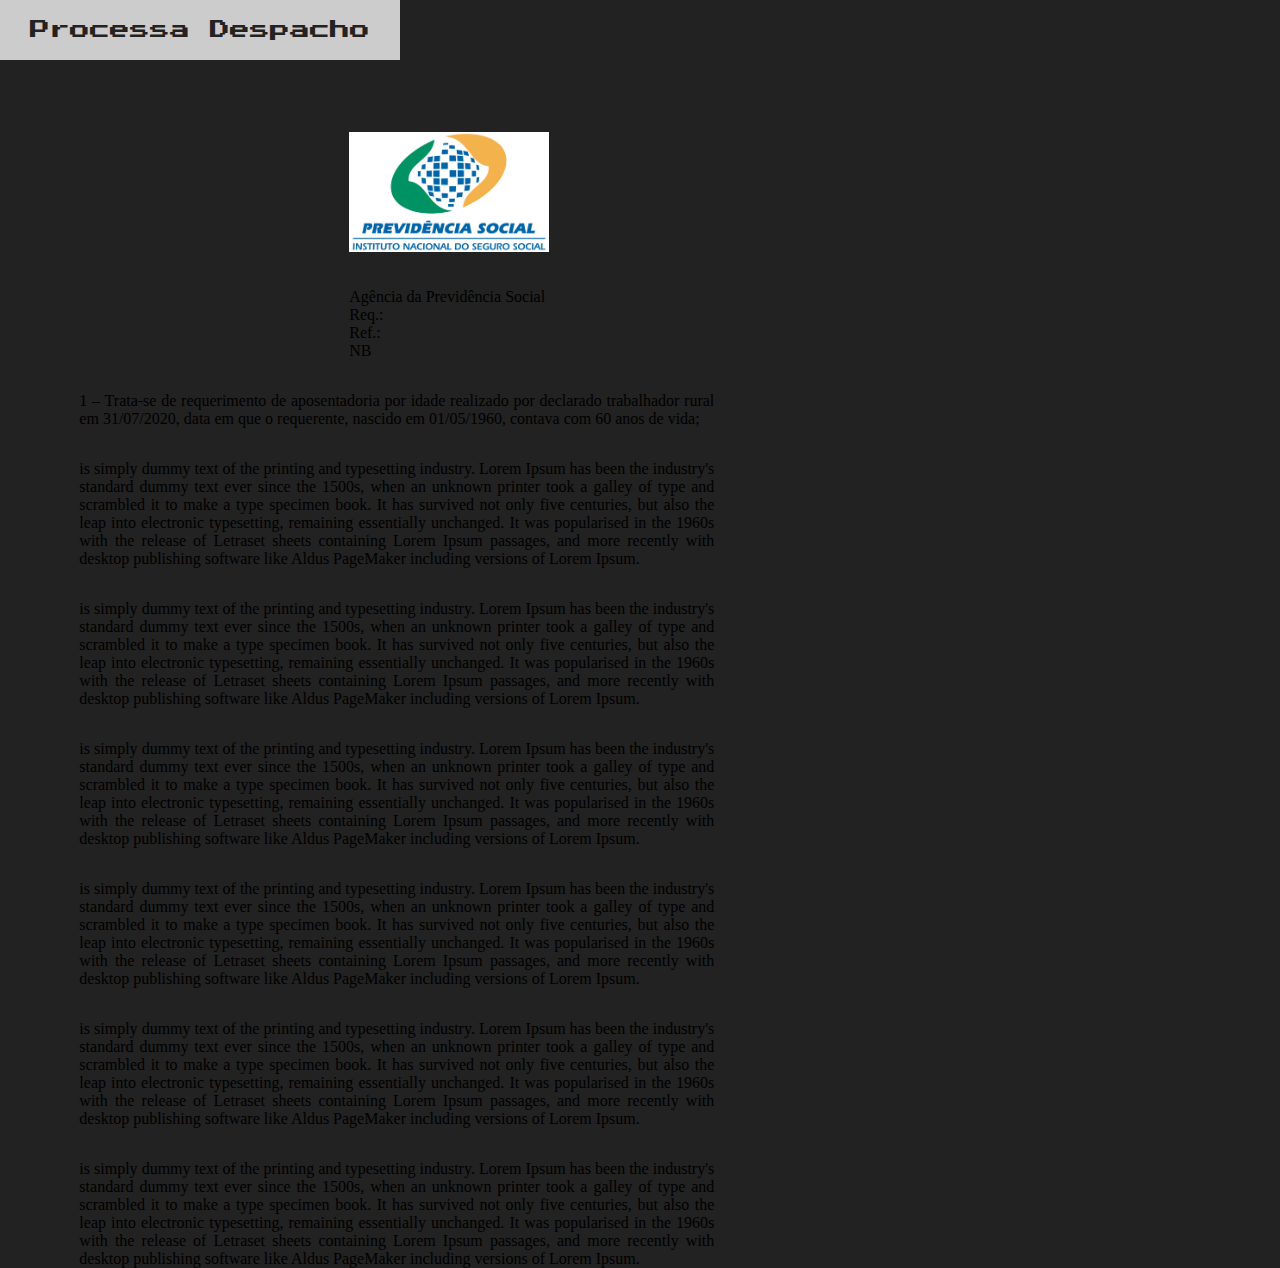
<file: despacho.html>
<!DOCTYPE html>
<html lang="pt-br">

<head>
    <meta charset="UTF-8">
    <meta http-equiv="X-UA-Compatible" content="IE=edge">
    <meta name="viewport" content="width=device-width, initial-scale=1.0">
    <link rel="stylesheet" href="style.css" />
    <title>Despacho Sugerido</title>
</head>

<body style="width: 210mm;">
    <button class="btn btn_processa_despacho">Processa Despacho</button>
    <p class="cabecalho_despacho" style="padding-top: 5%;"><img src="logo_previdencia.png"
            alt="logo da Previdência Social" width="200px;" height="120px;"></p>

    <p id="cabecalho" class="cabecalho_despacho"> Agência da Previdência Social<br>

        Req.: <span id="nome_cabecalho"></span><br>
        Ref.: <span class="servico"></span><br>
        NB <span id="nb_cabecalho"></span>
    </p>

    <p id="paragrafoDeApresentacao" class="paragrafo_despacho"> 1 – Trata-se de requerimento de aposentadoria por idade
        realizado por declarado trabalhador rural em 31/07/2020, data em que o requerente, nascido em 01/05/1960,
        contava com 60 anos de vida;
    </p>

    <p id="paragrafoDeAutodeclaracao" class="paragrafo_despacho"> is simply dummy text of the printing and typesetting
        industry. Lorem Ipsum has
        been the industry's standard dummy text ever since the 1500s, when an unknown printer took a galley of type and
        scrambled it to make a type specimen book. It has survived not only five centuries, but also the leap into
        electronic typesetting, remaining essentially unchanged. It was popularised in the 1960s with the release of
        Letraset sheets containing Lorem Ipsum passages, and more recently with desktop publishing software like Aldus
        PageMaker including versions of Lorem Ipsum.</p>

    <p id="paragrafoDeCNIS" class="paragrafo_despacho"> is simply dummy text of the printing and typesetting industry.
        Lorem Ipsum has been the
        industry's standard dummy text ever since the 1500s, when an unknown printer took a galley of type and scrambled
        it to make a type specimen book. It has survived not only five centuries, but also the leap into electronic
        typesetting, remaining essentially unchanged. It was popularised in the 1960s with the release of Letraset
        sheets containing Lorem Ipsum passages, and more recently with desktop publishing software like Aldus PageMaker
        including versions of Lorem Ipsum.</p>

    <p id="paragrafoDeImpedimentos" class="paragrafo_despacho"> is simply dummy text of the printing and typesetting
        industry. Lorem Ipsum has been
        the industry's standard dummy text ever since the 1500s, when an unknown printer took a galley of type and
        scrambled it to make a type specimen book. It has survived not only five centuries, but also the leap into
        electronic typesetting, remaining essentially unchanged. It was popularised in the 1960s with the release of
        Letraset sheets containing Lorem Ipsum passages, and more recently with desktop publishing software like Aldus
        PageMaker including versions of Lorem Ipsum.</p>

    <p id="paragrafoDeProvas" class="paragrafo_despacho"> is simply dummy text of the printing and typesetting industry.
        Lorem Ipsum has been the
        industry's standard dummy text ever since the 1500s, when an unknown printer took a galley of type and scrambled
        it to make a type specimen book. It has survived not only five centuries, but also the leap into electronic
        typesetting, remaining essentially unchanged. It was popularised in the 1960s with the release of Letraset
        sheets containing Lorem Ipsum passages, and more recently with desktop publishing software like Aldus PageMaker
        including versions of Lorem Ipsum.</p>

    <p id="paragrafosDeAnalisePeranteANorma" class="paragrafo_despacho"> is simply dummy text of the printing and
        typesetting industry. Lorem Ipsum
        has been the industry's standard dummy text ever since the 1500s, when an unknown printer took a galley of type
        and scrambled it to make a type specimen book. It has survived not only five centuries, but also the leap into
        electronic typesetting, remaining essentially unchanged. It was popularised in the 1960s with the release of
        Letraset sheets containing Lorem Ipsum passages, and more recently with desktop publishing software like Aldus
        PageMaker including versions of Lorem Ipsum.</p>

    <p id="paragrafoDeConclusao" class="paragrafo_despacho"> is simply dummy text of the printing and typesetting
        industry. Lorem Ipsum has been
        the industry's standard dummy text ever since the 1500s, when an unknown printer took a galley of type and
        scrambled it to make a type specimen book. It has survived not only five centuries, but also the leap into
        electronic typesetting, remaining essentially unchanged. It was popularised in the 1960s with the release of
        Letraset sheets containing Lorem Ipsum passages, and more recently with desktop publishing software like Aldus
        PageMaker including versions of Lorem Ipsum.</p>



    <!--  <script src="script.js"></script> -->
    <script src="despacho.js"></script>
    <script src="variaveis.js"></script>
</body>

</html>
</file>
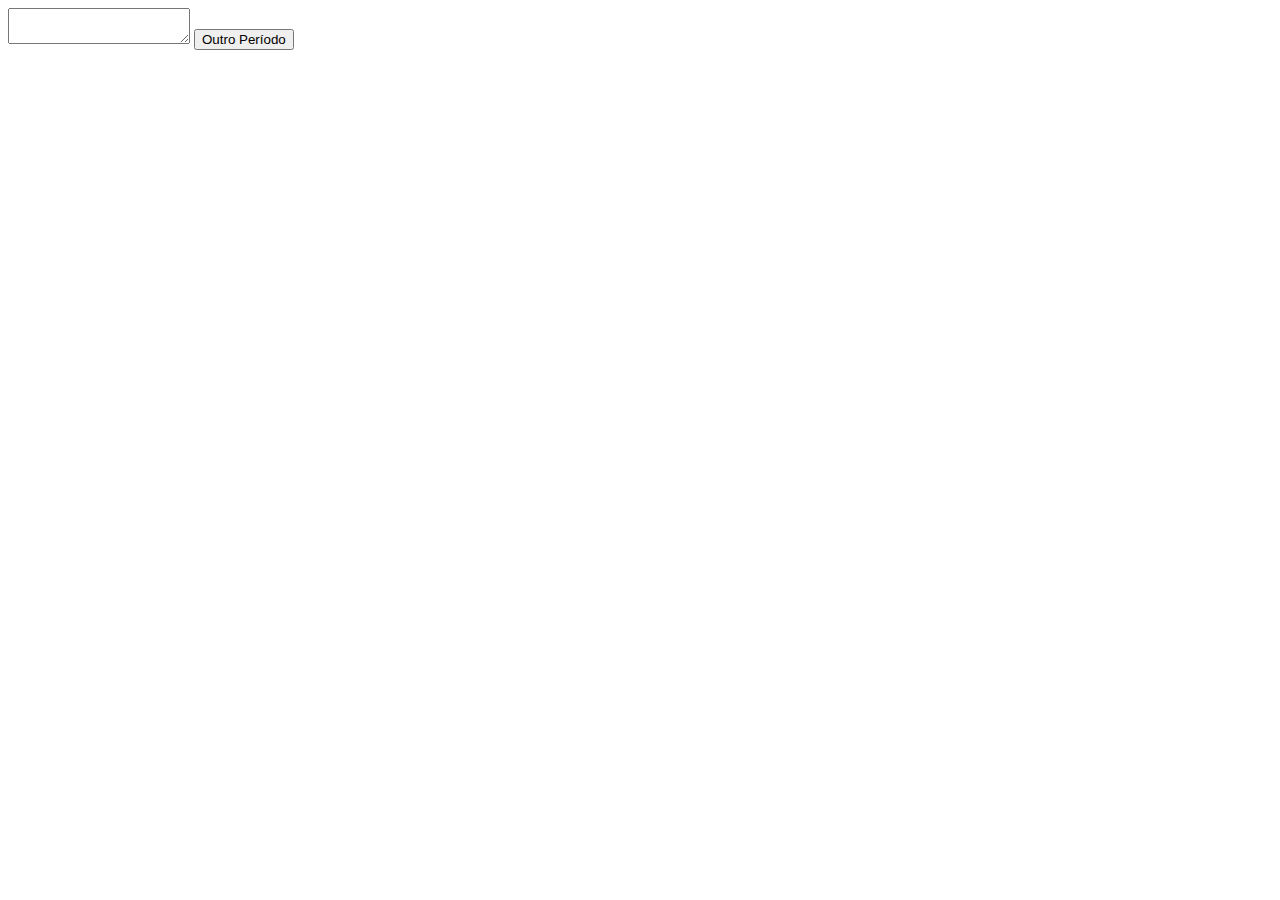
<file: getGet.html>
<!DOCTYPE html>
<html lang="en">

<head>
    <meta charset="UTF-8">
    <meta http-equiv="X-UA-Compatible" content="IE=edge">
    <meta name="viewport" content="width=device-width, initial-scale=1.0">
    <title>Get GET</title>
</head>

<body>
    <textarea id="txtarea"></textarea>

    <button class="btn pastBtn">Outro Período</button>
    <p id="protocolo"></p>
    <p id="servico"></p>
    <p id="der"></p>
    <p id="nome"></p>
    <p id="cpf"></p>
    <p id="data_nascimento"></p>
    <p id="nome_mae"></p>




    <script src="getGet.js"></script>
</body>


</html>
</file>
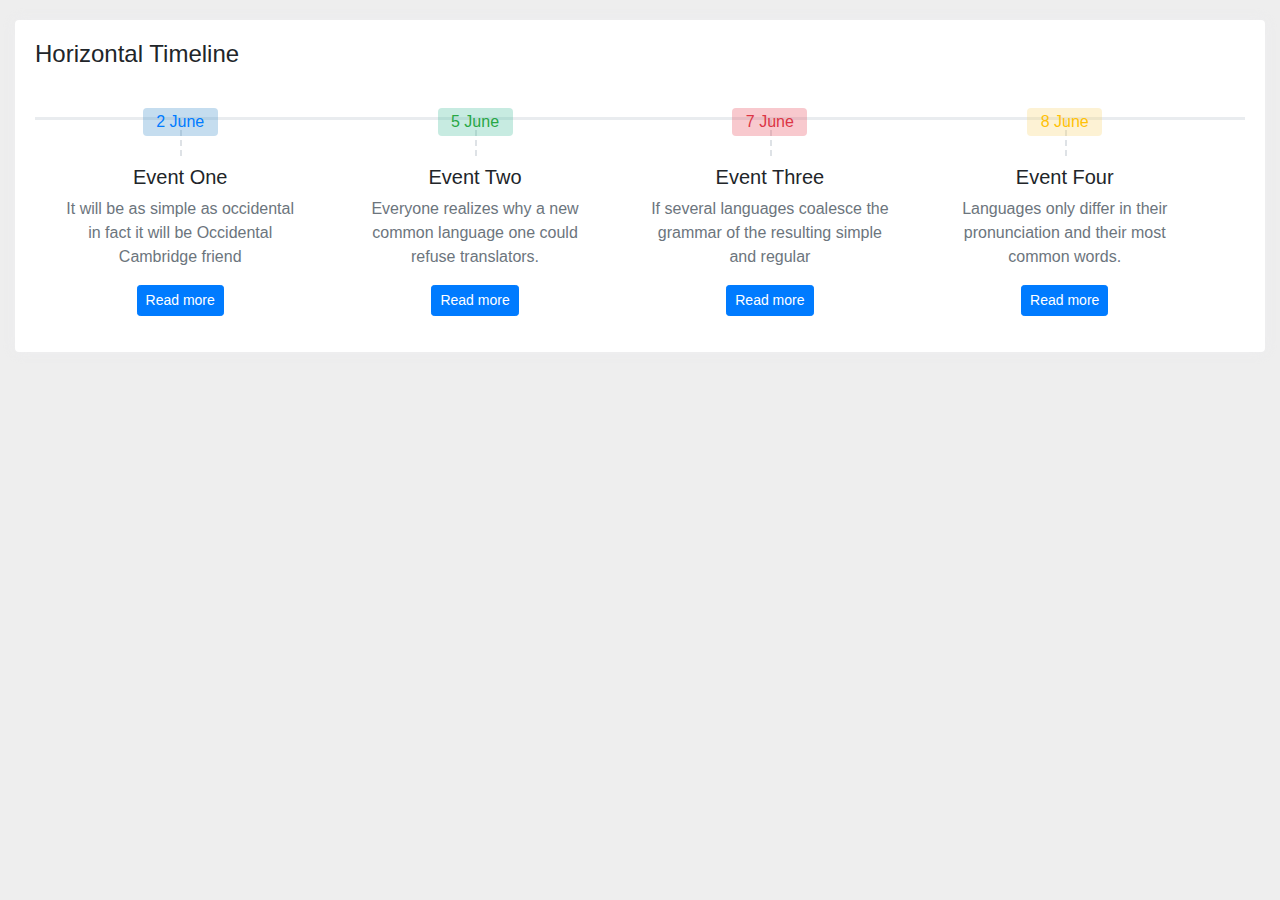
<file: grafico.html>
<!DOCTYPE html>
<html lang="en">

<head>
    <meta charset="utf-8">
    <!--  This file has been downloaded from bootdey.com @bootdey on twitter -->
    <!--  All snippets are MIT license http://bootdey.com/license -->
    <title>simple horizontal timeline - Bootdey.com</title>
    <meta name="viewport" content="width=device-width, initial-scale=1">
    <script src="https://code.jquery.com/jquery-1.10.2.min.js"></script>
    <link href="https://cdn.jsdelivr.net/npm/bootstrap@4.4.1/dist/css/bootstrap.min.css" rel="stylesheet">
    <script src="https://cdn.jsdelivr.net/npm/bootstrap@4.4.1/dist/js/bootstrap.bundle.min.js"></script>
</head>

<body>
    <div class="container-fluid">
        <div class="row">
            <div class="col-lg-12">
                <div class="card">
                    <div class="card-body">
                        <h4 class="card-title mb-5">Horizontal Timeline</h4>

                        <div class="hori-timeline" dir="ltr">
                            <ul class="list-inline events">
                                <li class="list-inline-item event-list">
                                    <div class="px-4">
                                        <div class="event-date bg-soft-primary text-primary">2 June</div>
                                        <h5 class="font-size-16">Event One</h5>
                                        <p class="text-muted">It will be as simple as occidental in fact it will be
                                            Occidental Cambridge friend</p>
                                        <div>
                                            <a href="#" class="btn btn-primary btn-sm">Read more</a>
                                        </div>
                                    </div>
                                </li>
                                <li class="list-inline-item event-list">
                                    <div class="px-4">
                                        <div class="event-date bg-soft-success text-success">5 June</div>
                                        <h5 class="font-size-16">Event Two</h5>
                                        <p class="text-muted">Everyone realizes why a new common language one could
                                            refuse translators.</p>
                                        <div>
                                            <a href="#" class="btn btn-primary btn-sm">Read more</a>
                                        </div>
                                    </div>
                                </li>
                                <li class="list-inline-item event-list">
                                    <div class="px-4">
                                        <div class="event-date bg-soft-danger text-danger">7 June</div>
                                        <h5 class="font-size-16">Event Three</h5>
                                        <p class="text-muted">If several languages coalesce the grammar of the resulting
                                            simple and regular</p>
                                        <div>
                                            <a href="#" class="btn btn-primary btn-sm">Read more</a>
                                        </div>
                                    </div>
                                </li>
                                <li class="list-inline-item event-list">
                                    <div class="px-4">
                                        <div class="event-date bg-soft-warning text-warning">8 June</div>
                                        <h5 class="font-size-16">Event Four</h5>
                                        <p class="text-muted">Languages only differ in their pronunciation and their
                                            most common words.</p>
                                        <div>
                                            <a href="#" class="btn btn-primary btn-sm">Read more</a>
                                        </div>
                                    </div>
                                </li>
                            </ul>
                        </div>
                    </div>
                </div>
                <!-- end card -->
            </div>
        </div>


        <style type="text/css">
            body {
                background: #eee;
                margin-top: 20px;
            }

            .hori-timeline .events {
                border-top: 3px solid #e9ecef;
            }

            .hori-timeline .events .event-list {
                display: block;
                position: relative;
                text-align: center;
                padding-top: 70px;
                margin-right: 0;
            }

            .hori-timeline .events .event-list:before {
                content: "";
                position: absolute;
                height: 36px;
                border-right: 2px dashed #dee2e6;
                top: 0;
            }

            .hori-timeline .events .event-list .event-date {
                position: absolute;
                top: 38px;
                left: 0;
                right: 0;
                width: 75px;
                margin: 0 auto;
                border-radius: 4px;
                padding: 2px 4px;
            }

            @media (min-width: 1140px) {
                .hori-timeline .events .event-list {
                    display: inline-block;
                    width: 24%;
                    padding-top: 45px;
                }

                .hori-timeline .events .event-list .event-date {
                    top: -12px;
                }
            }

            .bg-soft-primary {
                background-color: rgba(64, 144, 203, .3) !important;
            }

            .bg-soft-success {
                background-color: rgba(71, 189, 154, .3) !important;
            }

            .bg-soft-danger {
                background-color: rgba(231, 76, 94, .3) !important;
            }

            .bg-soft-warning {
                background-color: rgba(249, 213, 112, .3) !important;
            }

            .card {
                border: none;
                margin-bottom: 24px;
                -webkit-box-shadow: 0 0 13px 0 rgba(236, 236, 241, .44);
                box-shadow: 0 0 13px 0 rgba(236, 236, 241, .44);
            }
        </style>

        <script type="text/javascript">

        </script>
</body>

</html>
</file>
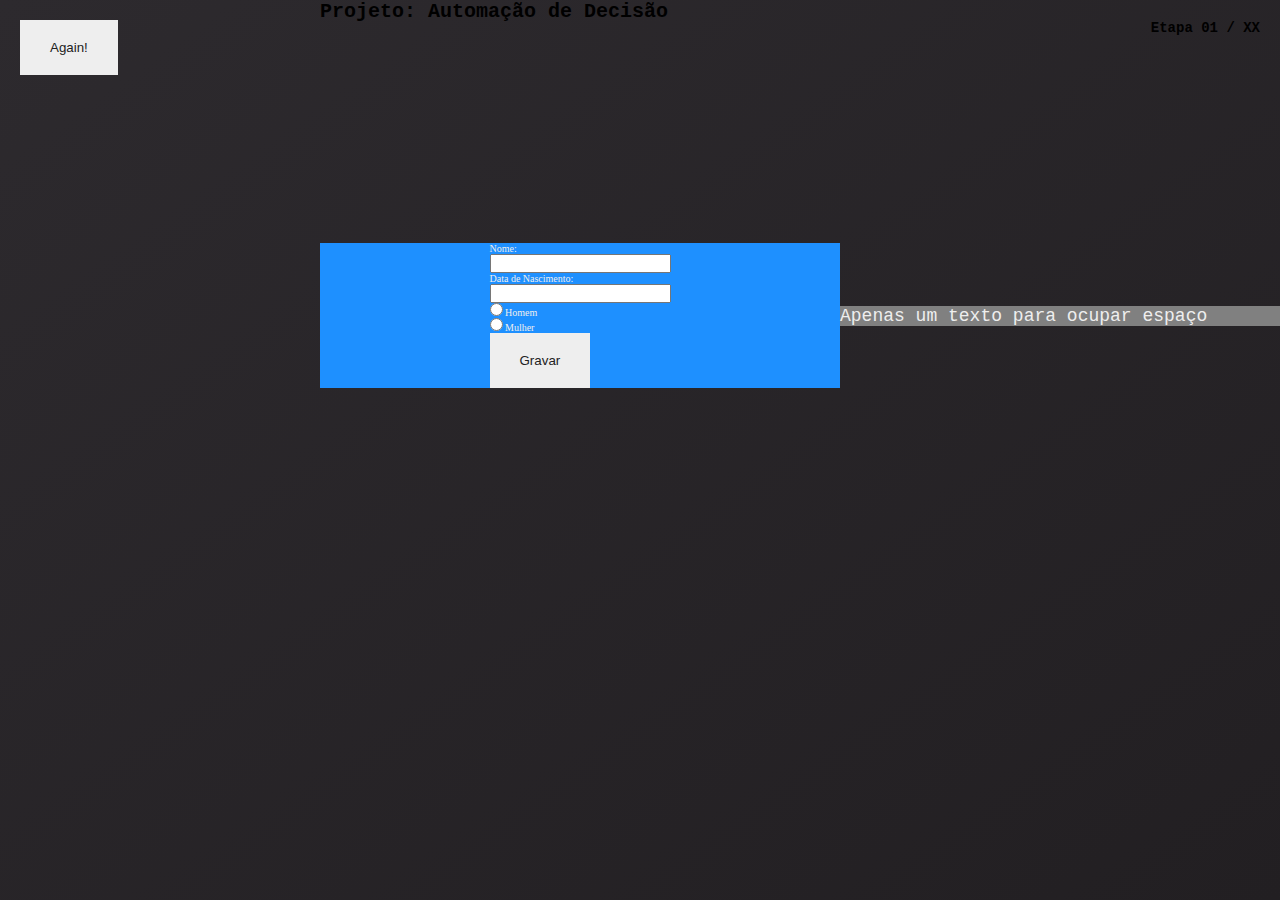
<file: index3.html>
<!DOCTYPE html>
<html lang="pt-br">

<head>
    <meta charset="UTF-8" />
    <meta name="viewport" content="width=device-width, initial-scale=1.0" />
    <meta http-equiv="X-UA-Compatible" content="ie=edge" />
    <title>Automação de Decisão</title>

    <style>
        * {
            margin: 0;
            padding: 0;
            box-sizing: inherit;
        }

        html {
            font-size: 62.5%;
            box-sizing: border-box;
        }

        main {
            height: 65vh;
            color: #eee;
            display: flex;
            align-items: center;
            justify-content: space-around;
        }

        body {
            height: 100vh;
            display: flex;
            align-items: flex-start;
            background: linear-gradient(to top left, #221F22, #2D2A2E);

        }


        h1,
        h2 {
            font-family: 'Courier New', Courier, monospace;
        }

        p {
            font-size: large;
            font-family: 'Courier New', Courier, monospace;
            text-align: justify;
        }

        .btn {
            border: none;
            background-color: #eee;
            color: #222;

            padding: 2rem 3rem;
            cursor: pointer;
        }

        .between {
            font-size: 1.4rem;
            position: absolute;
            top: 2rem;
            right: 2rem;
        }

        .again {
            position: absolute;
            top: 2rem;
            left: 2rem;
        }

        .corpo {
            margin-left: 25%;
            margin-right: 30%;
        }

        .left {
            width: 52rem;
            display: flex;
            flex-direction: column;
            align-items: center;
            background-color: dodgerblue;
        }

        .right {
            width: 52rem;
            font-size: 2rem;
            background-color: gray;
        }
    </style>


    <script defer src="script.js"></script>
</head>

<body>

    <div class="corpo">

        <header>
            <h1>Projeto: Automação de Decisão</h1>
            <h2 class="titulo-etapa between">Etapa 01 / XX</h2>

            <button class="btn again">Again!</button>

        </header>

        <main>
            <section class="left">


                <div class="etapa-1">

                    <label for="nome">Nome:</label><br>
                    <input type="text" id="nome" name="nome" value=""><br>
                    <label for="data-de-nascimento">Data de Nascimento:</label><br>
                    <input type="text" id="data-de-nascimento" name="data-de-nascicmento" value=""><br>

                    <input type="radio" id="homem" name="sexo" value="homem">
                    <label for="Homem">Homem</label><br>
                    <input type="radio" id="mulher" name="sexo" value="mulher">
                    <label for="female">Mulher</label><br>
                    <button class="btn gravar">Gravar</button>

                </div>

            </section>

            <section class="right">
                <p>Apenas um texto para ocupar espaço</p>

            </section>
        </main>





    </div>


</body>

</html>
</file>
<file: style.css>
@import url('https://fonts.googleapis.com/css?family=Press+Start+2P&display=swap');


@import url('https://fonts.googleapis.com/css?family=Press+Start+2P&display=swap');

* {
  margin: 0;
  padding: 0;
  box-sizing: inherit;
}

html {
  font-size: 62.5%;
  box-sizing: border-box;
}

body {
  font-family: 'Courier New', Courier, monospace;
  color: #eee;
  background-color: #222;
  /* background-color: #60b347; */
}

/* LAYOUT */
header {
  position: relative;
  height: 35vh;
  border-bottom: 7px solid #eee;
}


main {
  height: inherit;
  color: #eee;
  display: flex;
  align-items: initial; /* center */
  justify-content: space-around;
}

.left {
  width: 72rem;
  height: 90%;
  display: flex;
  flex-direction: column;
  align-items: center;
  background-color: darkblue;
}

.right {
  width: 72rem;
  height: 90%;
  font-size: 2rem;
  background-color: darkgreen;
}

/* ELEMENTS STYLE */
h1 {
  font-family: 'Press Start 2P', sans-serif;
  font-size: 4rem;
  text-align: center;
  position: absolute;
  width: 100%;
  top: 52%;
  left: 50%;
  transform: translate(-50%, -50%);
}

.atencao {
  font-family: 'Press Start 2P', sans-serif;
    font-size: 3rem;
    color: deeppink;
    text-align: center;
    position: absolute;
    width: 100%;
    top: 80%;
    left: 50%;
    transform: translate(-50%, -50%);
  }



.number {
  background: #eee;
  color: #333;
  font-size: 6rem;
  width: 15rem;
  padding: 3rem 0rem;
  text-align: center;
  position: absolute;
  bottom: 0;
  left: 50%;
  transform: translate(-50%, 50%);
}

.between {
  font-size: 1.4rem;
  position: absolute;
  top: 2rem;
  right: 2rem;
}

.again {
  position: absolute;
  top: 2rem;
  left: 2rem;
}

.reprocessa_provas {
  
    position: absolute;
    top: 10rem;
    left: 2rem;
  
}

.btn_apresenta_despacho {
  
  position: absolute;
  top: 12rem;
  left: 2rem;

}

.guess {
  background: none;
  border: 4px solid #eee;
  font-family: inherit;
  color: inherit;
  font-size: 2rem;
  padding: 2rem;
  width: 100%;
  text-align: center;
  display: block;
  margin-bottom: 3rem;
}

.btn {
  border: none;
  background-color: #eee;
  color: #222;
  font-size: 2rem;
  font-family: inherit;
  padding: 2rem 3rem;
  cursor: pointer;
  font-family: 'Press Start 2P', sans-serif;
}

.btn:hover {
  background-color: #ccc;
}

.message {
  margin-bottom: 8rem;
  height: 3rem;
}

.label-score {
  margin-bottom: 2rem;
}

.etapa {
   
   
    font-family: inherit;
    color: inherit;
    font-size: 2rem;
    padding: 2.5rem;
    width: 100%;
    text-align: center;
    display: block;
    margin-bottom: 3rem;
}

.hidden {
    display: none;
  }


.imglogo {
    position: relative;
    left: 50%;
    top: 50%
  } 

.cabecalho_despacho{
  text-align: justify; 
  position: relative; 
  font-family: 'Times New Roman', Times, serif;
    color: black;
    font-size: 12pt;
  left: 44%;
  margin-top: 2em;

}

.paragrafo_despacho{
  margin-top: 2em;
  text-align: justify; 
  position: relative; 
  font-family: 'Times New Roman', Times, serif;
    color: black;
    font-size: 12pt;
  left: 10%;
  right: 10%;
  color: black;
  max-width: 80%;
}


/* * {
  margin: 0;
  padding: 0;
  box-sizing: inherit;
}

html {
  font-size: 62.5%;
  box-sizing: border-box;
}

body {
  font-family: 'Press Start 2P', sans-serif;
  color: #eee;
  background-color: #222;
  
} */

/* LAYOUT */
/* header {
  position: relative;
  height: 35vh;
  border-bottom: 7px solid #eee;
}

main {
  height: 65vh;
  color: #eee;
  display: flex;
  align-items: center;
  justify-content: space-around;
}

.left {
  width: 72rem;
  height: 90%;
  display: flex;
  flex-direction: column;
  align-items: center;
  background-color: darkblue;
}

.right {
  width: 72rem;
  height: 90%;
  font-size: 2rem;
  background-color: darkgreen;
} */

/* ELEMENTS STYLE */
/* h1 {
  font-size: 4rem;
  text-align: center;
  position: absolute;
  width: 100%;
  top: 52%;
  left: 50%;
  transform: translate(-50%, -50%);
}

.atencao {
    font-size: 3rem;
    color: deeppink;
    text-align: center;
    position: absolute;
    width: 100%;
    top: 80%;
    left: 50%;
    transform: translate(-50%, -50%);
  }



.number {
  background: #eee;
  color: #333;
  font-size: 6rem;
  width: 15rem;
  padding: 3rem 0rem;
  text-align: center;
  position: absolute;
  bottom: 0;
  left: 50%;
  transform: translate(-50%, 50%);
}

.between {
  font-size: 1.4rem;
  position: absolute;
  top: 2rem;
  right: 2rem;
}

.again {
  position: absolute;
  top: 2rem;
  left: 2rem;
}

.reprocessa_provas {
  
    position: absolute;
    top: rem;
    left: 2rem;
  
}

.guess {
  background: none;
  border: 4px solid #eee;
  font-family: inherit;
  color: inherit;
  font-size: 2rem;
  padding: 2rem;
  width: 100%;
  text-align: center;
  display: block;
  margin-bottom: 3rem;
}

.btn {
  border: none;
  background-color: #eee;
  color: #222;
  font-size: 2rem;
  font-family: inherit;
  padding: 2rem 3rem;
  cursor: pointer;
}

.btn:hover {
  background-color: #ccc;
}

.message {
  margin-bottom: 8rem;
  height: 3rem;
}

.label-score {
  margin-bottom: 2rem;
}

.etapa {
   
   
    font-family: inherit;
    color: inherit;
    font-size: 2rem;
    padding: 2.5rem;
    width: 100%;
    text-align: center;
    display: block;
    margin-bottom: 3rem;
}

.hidden {
    display: none;
  }
 */
</file>
